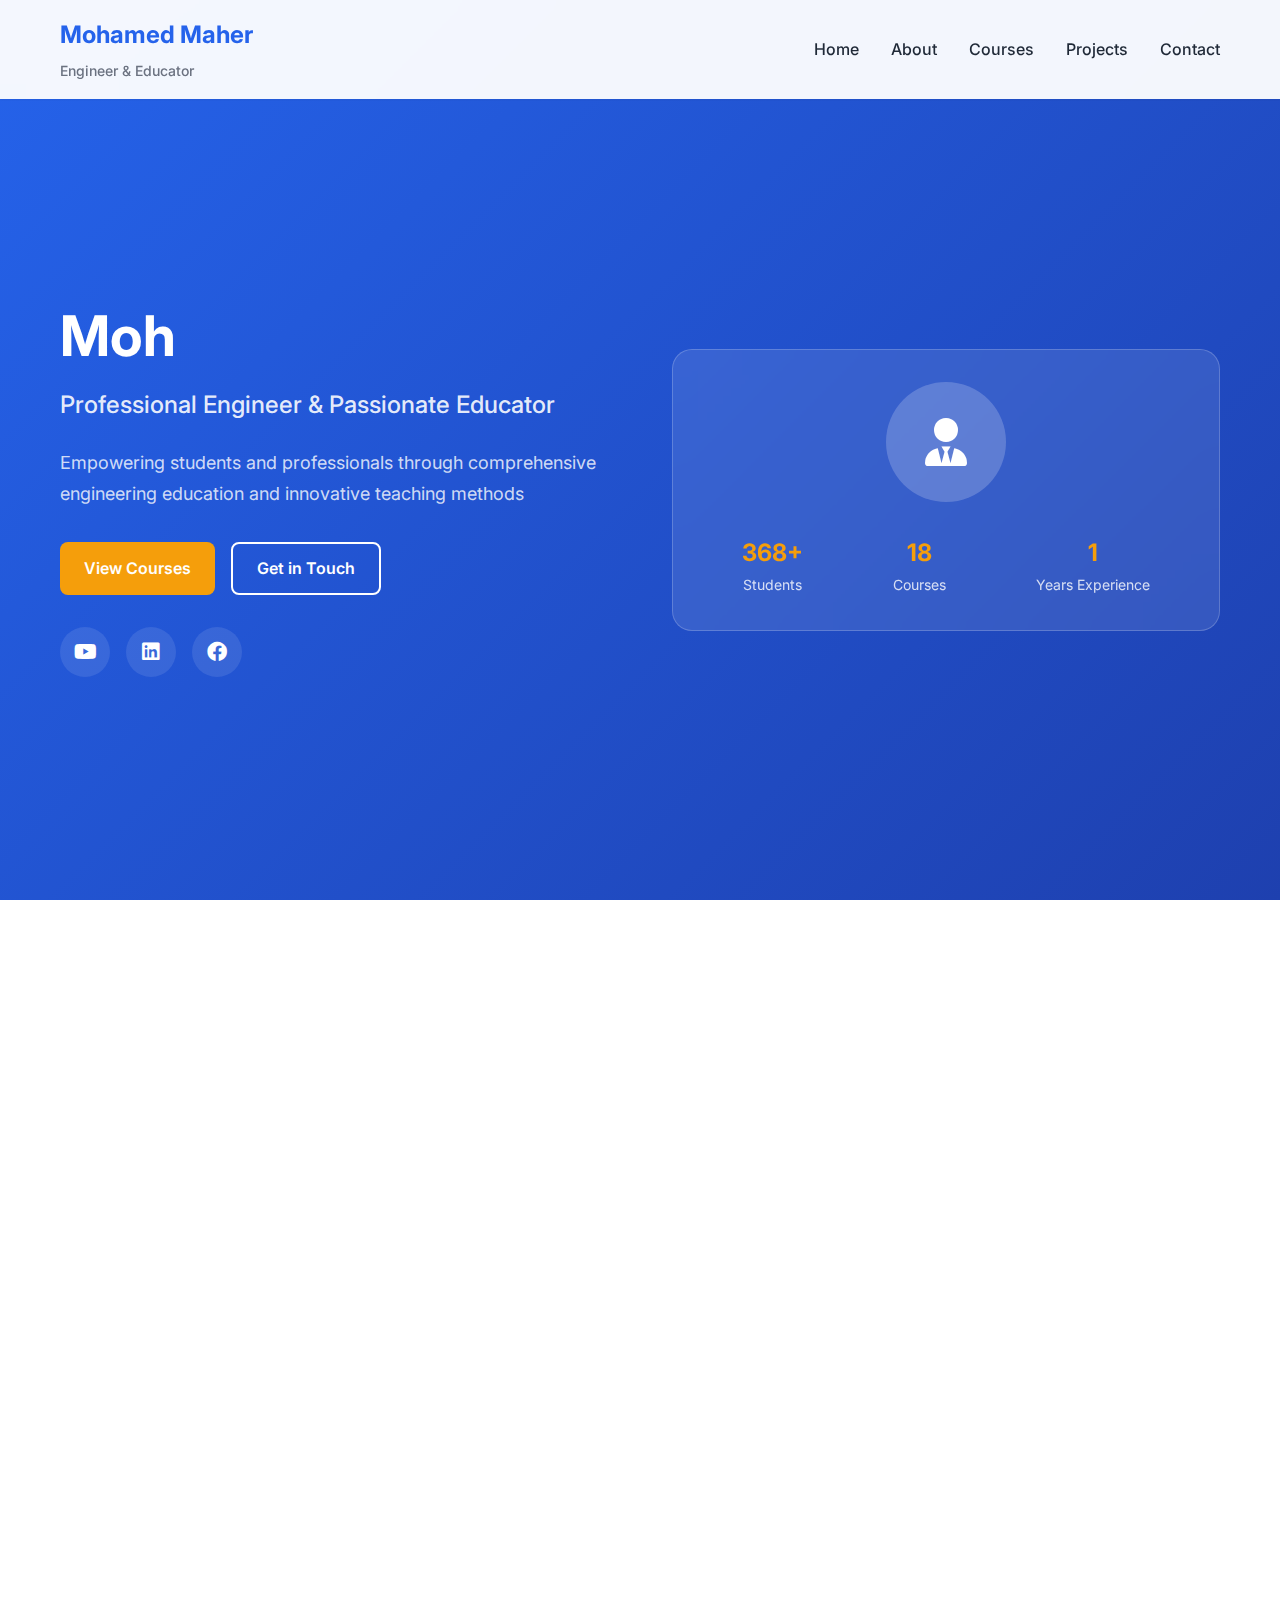
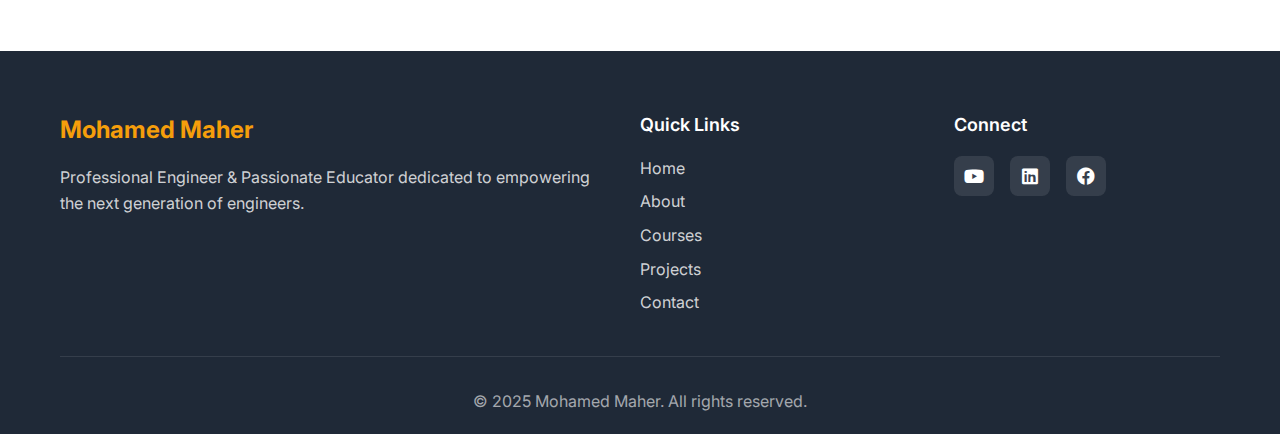
<file: index.html>
<!DOCTYPE html>
<html lang="en">
<head>
    <meta charset="UTF-8">
    <meta name="viewport" content="width=device-width, initial-scale=1.0">
    <title>Mohamed Maher - Engineer & Educator</title>
    <link href="https://cdnjs.cloudflare.com/ajax/libs/font-awesome/6.0.0/css/all.min.css" rel="stylesheet">
    <link href="https://fonts.googleapis.com/css2?family=Inter:wght@300;400;500;600;700&display=swap" rel="stylesheet">
    <link rel="stylesheet" href="styles.css">
</head>
<body>
    <!-- Navigation -->
    <nav class="navbar">
        <div class="nav-container">
            <div class="nav-logo">
                <h2>Mohamed Maher</h2>
                <span>Engineer & Educator</span>
            </div>
            <ul class="nav-menu">
                <li><a href="#home">Home</a></li>
                <li><a href="#about">About</a></li>
                <li><a href="#courses">Courses</a></li>
                <li><a href="#projects">Projects</a></li>
                <li><a href="#contact">Contact</a></li>
            </ul>
            <div class="hamburger">
                <span></span>
                <span></span>
                <span></span>
            </div>
        </div>
    </nav>

    <!-- Hero Section -->
    <section id="home" class="hero">
        <div class="hero-container">
            <div class="hero-content">
                <h1>Mohamed Maher</h1>
                <h2>Professional Engineer & Passionate Educator</h2>
                <p>Empowering students and professionals through comprehensive engineering education and innovative teaching methods</p>
                <div class="hero-buttons">
                    <a href="#courses" class="btn btn-primary">View Courses</a>
                    <a href="#contact" class="btn btn-secondary">Get in Touch</a>
                </div>
                <div class="social-links">
                    <a href="https://www.youtube.com/@MohamedMaher22" target="_blank" class="social-link">
                        <i class="fab fa-youtube"></i>
                    </a>
                    <a href="https://www.linkedin.com/in/mohamedmaher22/" target="_blank" class="social-link">
                        <i class="fab fa-linkedin"></i>
                    </a>
                    <a href="https://web.facebook.com/mhmd.mahr.145589" target="_blank" class="social-link">
                        <i class="fab fa-facebook"></i>
                    </a>
                </div>
            </div>
            <div class="hero-image">
                <div class="profile-card">
                    <div class="profile-image">
                        <i class="fas fa-user-tie"></i>
                    </div>
                    <div class="profile-stats">
                        <div class="stat">
                            <span class="stat-number">1000+</span>
                            <span class="stat-label">Students</span>
                        </div>
                        <div class="stat">
                            <span class="stat-number">50+</span>
                            <span class="stat-label">Courses</span>
                        </div>
                        <div class="stat">
                            <span class="stat-number">5+</span>
                            <span class="stat-label">Years Experience</span>
                        </div>
                    </div>
                </div>
            </div>
        </div>
    </section>

    <!-- About Section -->
    <section id="about" class="about">
        <div class="container">
            <div class="section-header">
                <h2>About Me</h2>
                <p>Professional Engineer and Dedicated Educator</p>
            </div>
            <div class="about-content">
                <div class="about-text">
                    <h3>Engineering Excellence & Educational Innovation</h3>
                    <p>As a professional engineer and passionate educator, I am dedicated to bridging the gap between theoretical knowledge and practical application. My mission is to empower students and professionals with the skills and knowledge needed to excel in their engineering careers.</p>
                    
                    <div class="expertise-areas">
                        <h4>Areas of Expertise</h4>
                        <ul>
                            <li><i class="fas fa-check"></i> Mechanical Engineering</li>
                            <li><i class="fas fa-check"></i> Mathematics & Engineering Fundamentals</li>
                            <li><i class="fas fa-check"></i> Educational Technology</li>
                            <li><i class="fas fa-check"></i> Professional Development</li>
                            <li><i class="fas fa-check"></i> Technical Training</li>
                        </ul>
                    </div>
                    
                    <div class="achievements">
                        <h4>Key Achievements</h4>
                        <ul>
                            <li><i class="fas fa-award"></i> Established comprehensive engineering education platform</li>
                            <li><i class="fas fa-award"></i> Developed innovative teaching methodologies</li>
                            <li><i class="fas fa-award"></i> Mentored hundreds of engineering students</li>
                            <li><i class="fas fa-award"></i> Created industry-relevant curriculum</li>
                        </ul>
                    </div>
                </div>
                <div class="about-image">
                    <div class="image-placeholder">
                        <i class="fas fa-graduation-cap"></i>
                    </div>
                </div>
            </div>
        </div>
    </section>

    <!-- Courses Section -->
    <section id="courses" class="courses">
        <div class="container">
            <div class="section-header">
                <h2>Featured Courses</h2>
                <p>Comprehensive engineering education for all levels</p>
            </div>
            <div class="courses-grid">
                <div class="course-card">
                    <div class="course-icon">
                        <i class="fas fa-calculator"></i>
                    </div>
                    <h3>Engineering Mathematics</h3>
                    <p>Master the fundamental mathematical concepts essential for engineering success</p>
                    <div class="course-features">
                        <span><i class="fas fa-clock"></i> 40+ Hours</span>
                        <span><i class="fas fa-users"></i> 500+ Students</span>
                    </div>
                    <a href="#" class="course-btn">Learn More</a>
                </div>
                
                <div class="course-card">
                    <div class="course-icon">
                        <i class="fas fa-cog"></i>
                    </div>
                    <h3>Mechanical Engineering Fundamentals</h3>
                    <p>Comprehensive introduction to mechanical engineering principles and applications</p>
                    <div class="course-features">
                        <span><i class="fas fa-clock"></i> 60+ Hours</span>
                        <span><i class="fas fa-users"></i> 300+ Students</span>
                    </div>
                    <a href="#" class="course-btn">Learn More</a>
                </div>
                
                <div class="course-card">
                    <div class="course-icon">
                        <i class="fas fa-drafting-compass"></i>
                    </div>
                    <h3>Engineering Design</h3>
                    <p>Learn modern engineering design principles and CAD applications</p>
                    <div class="course-features">
                        <span><i class="fas fa-clock"></i> 35+ Hours</span>
                        <span><i class="fas fa-users"></i> 250+ Students</span>
                    </div>
                    <a href="#" class="course-btn">Learn More</a>
                </div>
                
                <div class="course-card">
                    <div class="course-icon">
                        <i class="fas fa-chart-line"></i>
                    </div>
                    <h3>Professional Development</h3>
                    <p>Essential skills for career advancement in engineering fields</p>
                    <div class="course-features">
                        <span><i class="fas fa-clock"></i> 25+ Hours</span>
                        <span><i class="fas fa-users"></i> 400+ Students</span>
                    </div>
                    <a href="#" class="course-btn">Learn More</a>
                </div>
            </div>
        </div>
    </section>

    <!-- Projects Section -->
    <section id="projects" class="projects">
        <div class="container">
            <div class="section-header">
                <h2>Featured Projects</h2>
                <p>Innovative solutions and educational initiatives</p>
            </div>
            <div class="projects-grid">
                <div class="project-card">
                    <div class="project-image">
                        <i class="fas fa-graduation-cap"></i>
                    </div>
                    <div class="project-content">
                        <h3>Engineering Education Platform</h3>
                        <p>Comprehensive online learning platform for engineering students with interactive content and practical exercises.</p>
                        <div class="project-tags">
                            <span>Education</span>
                            <span>Technology</span>
                            <span>Engineering</span>
                        </div>
                    </div>
                </div>
                
                <div class="project-card">
                    <div class="project-image">
                        <i class="fas fa-book"></i>
                    </div>
                    <div class="project-content">
                        <h3>Digital Learning Resources</h3>
                        <p>Development of comprehensive digital resources and materials for engineering education.</p>
                        <div class="project-tags">
                            <span>Content Creation</span>
                            <span>Digital Media</span>
                            <span>Education</span>
                        </div>
                    </div>
                </div>
                
                <div class="project-card">
                    <div class="project-image">
                        <i class="fas fa-users"></i>
                    </div>
                    <div class="project-content">
                        <h3>Student Mentorship Program</h3>
                        <p>Structured mentorship program helping engineering students achieve their career goals.</p>
                        <div class="project-tags">
                            <span>Mentorship</span>
                            <span>Career Development</span>
                            <span>Student Support</span>
                        </div>
                    </div>
                </div>
            </div>
        </div>
    </section>

    <!-- Contact Section -->
    <section id="contact" class="contact">
        <div class="container">
            <div class="section-header">
                <h2>Get in Touch</h2>
                <p>Let's connect and discuss opportunities</p>
            </div>
            <div class="contact-content">
                <div class="contact-info">
                    <h3>Contact Information</h3>
                    <div class="contact-item">
                        <i class="fas fa-envelope"></i>
                        <div>
                            <h4>Email</h4>
                            <p>contact@mohamedmaher.com</p>
                        </div>
                    </div>
                    <div class="contact-item">
                        <i class="fas fa-phone"></i>
                        <div>
                            <h4>Phone</h4>
                            <p>+20 XXX XXX XXXX</p>
                        </div>
                    </div>
                    <div class="contact-item">
                        <i class="fas fa-map-marker-alt"></i>
                        <div>
                            <h4>Location</h4>
                            <p>Egypt</p>
                        </div>
                    </div>
                    
                    <div class="social-links-contact">
                        <h4>Follow Me</h4>
                        <div class="social-icons">
                            <a href="https://www.youtube.com/@MohamedMaher22" target="_blank">
                                <i class="fab fa-youtube"></i>
                            </a>
                            <a href="https://www.linkedin.com/in/mohamedmaher22/" target="_blank">
                                <i class="fab fa-linkedin"></i>
                            </a>
                            <a href="https://web.facebook.com/mhmd.mahr.145589" target="_blank">
                                <i class="fab fa-facebook"></i>
                            </a>
                        </div>
                    </div>
                </div>
                
                <div class="contact-form">
                    <h3>Send a Message</h3>
                    <form>
                        <div class="form-group">
                            <input type="text" placeholder="Your Name" required>
                        </div>
                        <div class="form-group">
                            <input type="email" placeholder="Your Email" required>
                        </div>
                        <div class="form-group">
                            <input type="text" placeholder="Subject" required>
                        </div>
                        <div class="form-group">
                            <textarea placeholder="Your Message" rows="5" required></textarea>
                        </div>
                        <button type="submit" class="btn btn-primary">Send Message</button>
                    </form>
                </div>
            </div>
        </div>
    </section>

    <!-- Footer -->
    <footer class="footer">
        <div class="container">
            <div class="footer-content">
                <div class="footer-section">
                    <h3>Mohamed Maher</h3>
                    <p>Professional Engineer & Passionate Educator dedicated to empowering the next generation of engineers.</p>
                </div>
                <div class="footer-section">
                    <h4>Quick Links</h4>
                    <ul>
                        <li><a href="#home">Home</a></li>
                        <li><a href="#about">About</a></li>
                        <li><a href="#courses">Courses</a></li>
                        <li><a href="#projects">Projects</a></li>
                        <li><a href="#contact">Contact</a></li>
                    </ul>
                </div>
                <div class="footer-section">
                    <h4>Connect</h4>
                    <div class="footer-social">
                        <a href="https://www.youtube.com/@MohamedMaher22" target="_blank">
                            <i class="fab fa-youtube"></i>
                        </a>
                        <a href="https://www.linkedin.com/in/mohamedmaher22/" target="_blank">
                            <i class="fab fa-linkedin"></i>
                        </a>
                        <a href="https://web.facebook.com/mhmd.mahr.145589" target="_blank">
                            <i class="fab fa-facebook"></i>
                        </a>
                    </div>
                </div>
            </div>
            <div class="footer-bottom">
                <p>&copy; 2025 Mohamed Maher. All rights reserved.</p>
            </div>
        </div>
    </footer>

    <script src="script.js"></script>
</body>
</html>
</file>
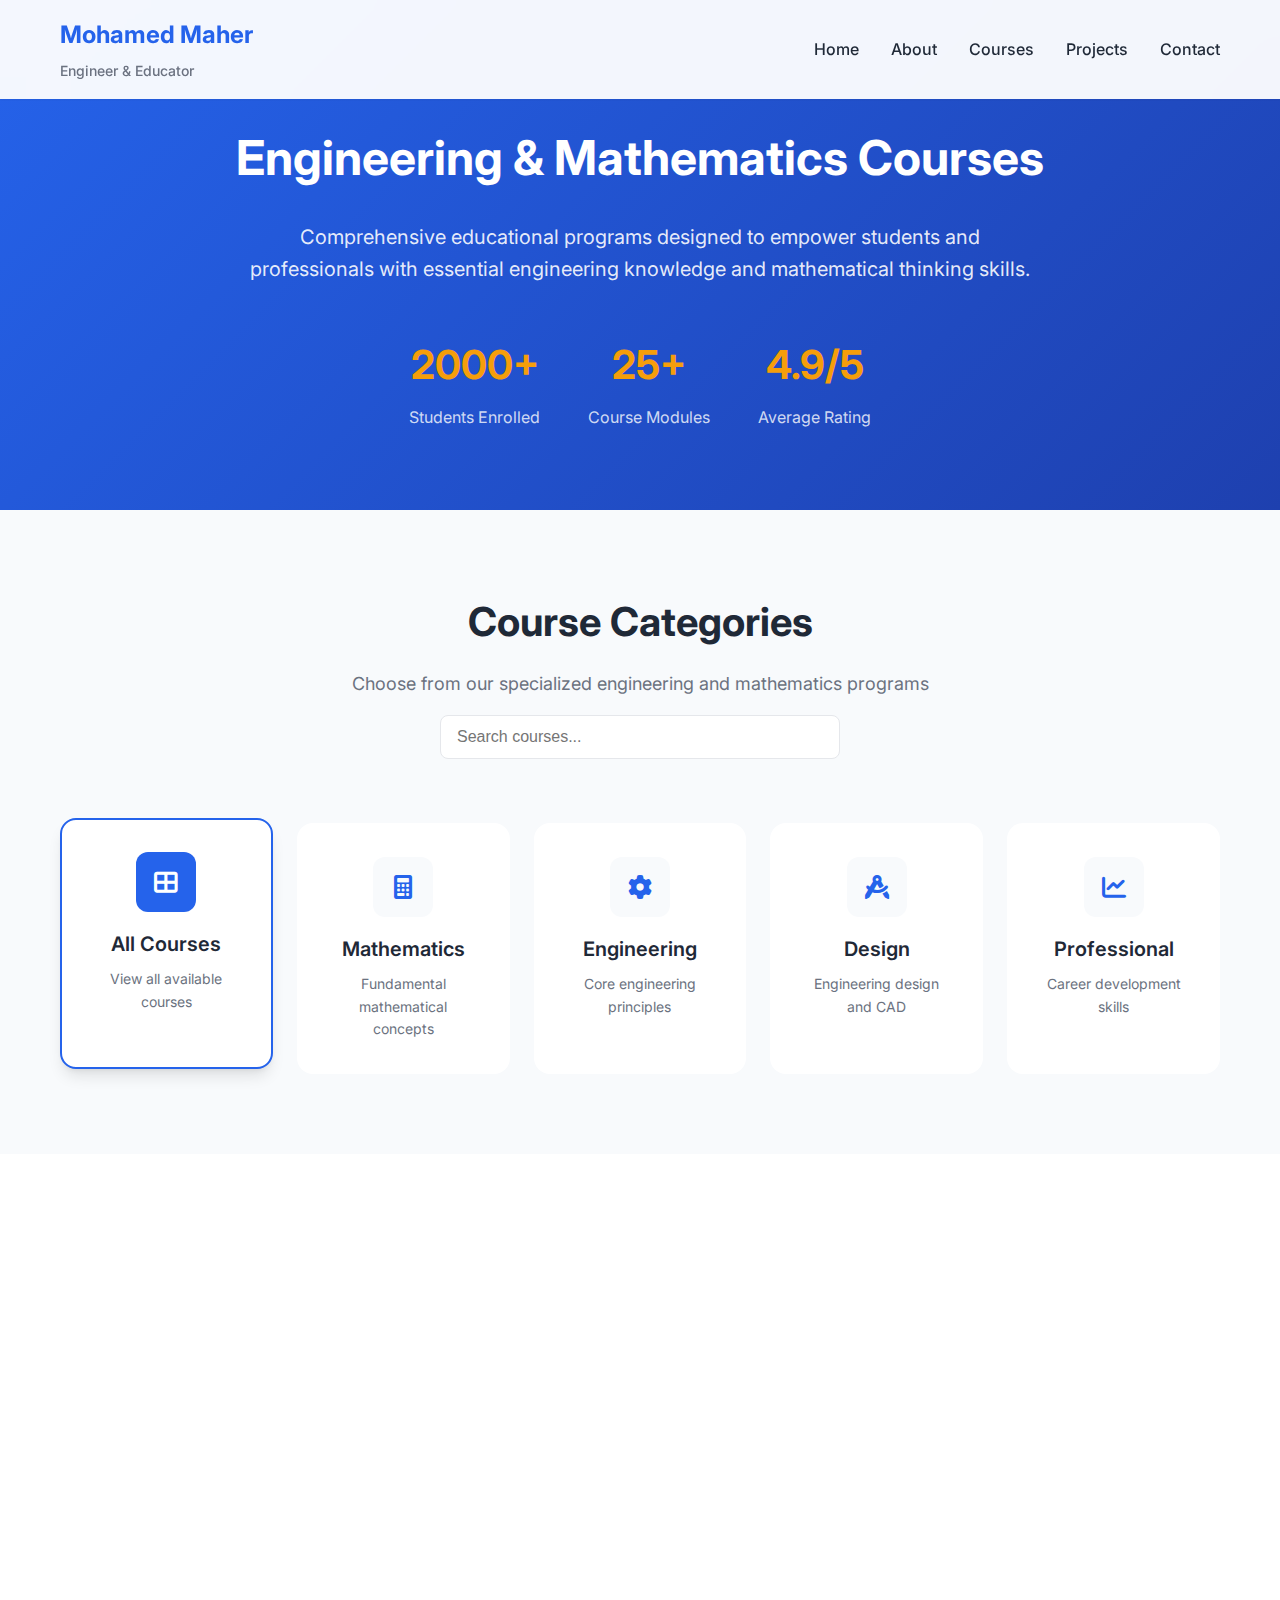
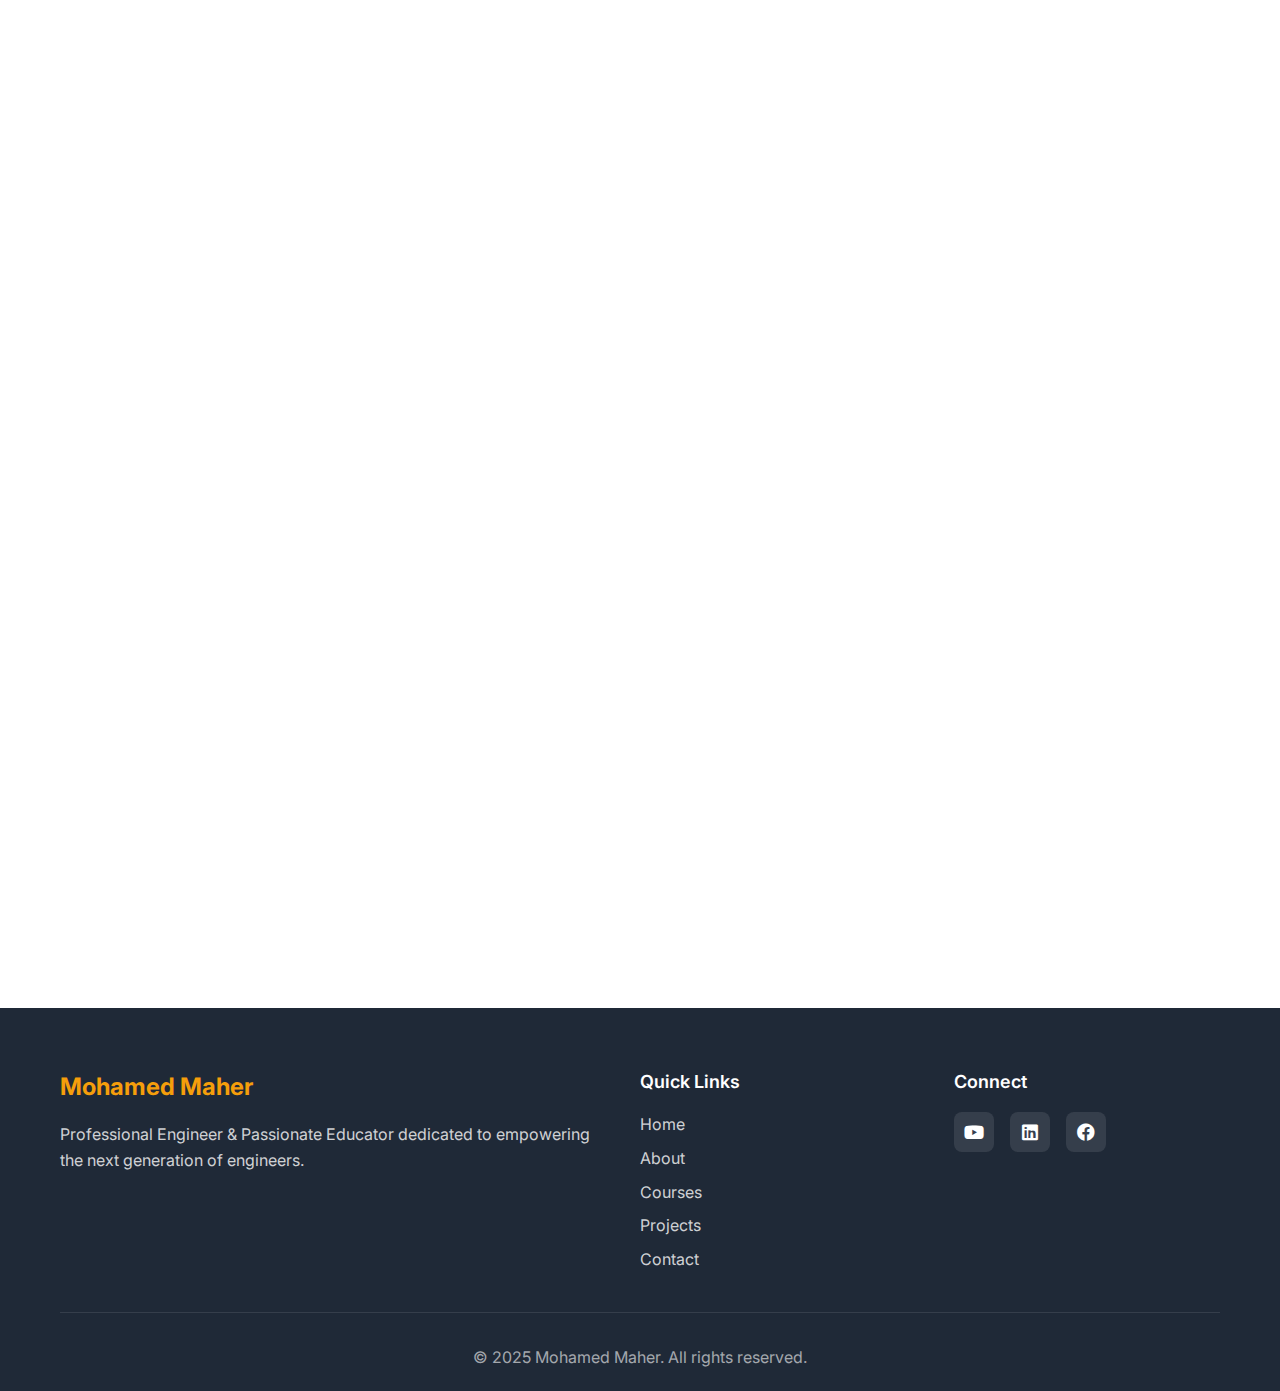
<file: courses.html>
<!DOCTYPE html>
<html lang="en">
<head>
    <meta charset="UTF-8">
    <meta name="viewport" content="width=device-width, initial-scale=1.0">
    <title>Courses - Mohamed Maher</title>
    <link href="https://cdnjs.cloudflare.com/ajax/libs/font-awesome/6.0.0/css/all.min.css" rel="stylesheet">
    <link href="https://fonts.googleapis.com/css2?family=Inter:wght@300;400;500;600;700&display=swap" rel="stylesheet">
    <link rel="stylesheet" href="styles.css">
</head>
<body>
    <!-- Navigation -->
    <nav class="navbar">
        <div class="nav-container">
            <div class="nav-logo">
                <h2>Mohamed Maher</h2>
                <span>Engineer & Educator</span>
            </div>
            <ul class="nav-menu">
                <li><a href="index.html">Home</a></li>
                <li><a href="index.html#about">About</a></li>
                <li><a href="courses.html">Courses</a></li>
                <li><a href="index.html#projects">Projects</a></li>
                <li><a href="index.html#contact">Contact</a></li>
            </ul>
            <div class="hamburger">
                <span></span>
                <span></span>
                <span></span>
            </div>
        </div>
    </nav>

    <!-- Hero Section -->
    <section class="courses-hero">
        <div class="container">
            <div class="courses-hero-content">
                <h1>Engineering & Mathematics Courses</h1>
                <p>Comprehensive educational programs designed to empower students and professionals with essential engineering knowledge and mathematical thinking skills.</p>
                <div class="hero-stats">
                    <div class="stat-item">
                        <span class="stat-number">2000+</span>
                        <span class="stat-label">Students Enrolled</span>
                    </div>
                    <div class="stat-item">
                        <span class="stat-number">25+</span>
                        <span class="stat-label">Course Modules</span>
                    </div>
                    <div class="stat-item">
                        <span class="stat-number">4.9/5</span>
                        <span class="stat-label">Average Rating</span>
                    </div>
                </div>
            </div>
        </div>
    </section>

    <!-- Course Categories -->
    <section class="course-categories">
        <div class="container">
            <div class="section-header">
                <h2>Course Categories</h2>
                <p>Choose from our specialized engineering and mathematics programs</p>
            </div>
            <div class="categories-grid">
                <div class="category-card active" data-category="all">
                    <div class="category-icon">
                        <i class="fas fa-th-large"></i>
                    </div>
                    <h3>All Courses</h3>
                    <p>View all available courses</p>
                </div>
                <div class="category-card" data-category="mathematics">
                    <div class="category-icon">
                        <i class="fas fa-calculator"></i>
                    </div>
                    <h3>Mathematics</h3>
                    <p>Fundamental mathematical concepts</p>
                </div>
                <div class="category-card" data-category="engineering">
                    <div class="category-icon">
                        <i class="fas fa-cog"></i>
                    </div>
                    <h3>Engineering</h3>
                    <p>Core engineering principles</p>
                </div>
                <div class="category-card" data-category="design">
                    <div class="category-icon">
                        <i class="fas fa-drafting-compass"></i>
                    </div>
                    <h3>Design</h3>
                    <p>Engineering design and CAD</p>
                </div>
                <div class="category-card" data-category="professional">
                    <div class="category-icon">
                        <i class="fas fa-chart-line"></i>
                    </div>
                    <h3>Professional</h3>
                    <p>Career development skills</p>
                </div>
            </div>
        </div>
    </section>

    <!-- Courses Grid -->
    <section class="courses-grid-section">
        <div class="container">
            <div class="courses-grid" id="courses-grid">
                <!-- Mathematics Courses -->
                <div class="course-card-detailed" data-category="mathematics">
                    <div class="course-thumbnail">
                        <div class="course-icon">
                            <i class="fas fa-square-root-alt"></i>
                        </div>
                        <div class="course-badge">Beginner</div>
                    </div>
                    <div class="course-content">
                        <h3>Pre-Algebra Fundamentals</h3>
                        <p>Master the essential mathematical foundations needed for engineering success. This comprehensive course covers basic arithmetic, algebraic expressions, and problem-solving techniques.</p>
                        <div class="course-details">
                            <div class="course-meta">
                                <span><i class="fas fa-clock"></i> 15 hours</span>
                                <span><i class="fas fa-video"></i> 25 videos</span>
                                <span><i class="fas fa-users"></i> 500+ students</span>
                            </div>
                            <div class="course-rating">
                                <div class="stars">
                                    <i class="fas fa-star"></i>
                                    <i class="fas fa-star"></i>
                                    <i class="fas fa-star"></i>
                                    <i class="fas fa-star"></i>
                                    <i class="fas fa-star"></i>
                                </div>
                                <span>4.9 (127 reviews)</span>
                            </div>
                        </div>
                        <div class="course-topics">
                            <span class="topic">Basic Operations</span>
                            <span class="topic">Fractions</span>
                            <span class="topic">Decimals</span>
                            <span class="topic">Percentages</span>
                        </div>
                        <div class="course-actions">
                            <a href="#" class="btn btn-primary">Enroll Now</a>
                            <a href="#" class="btn btn-secondary">Preview</a>
                        </div>
                    </div>
                </div>

                <div class="course-card-detailed" data-category="mathematics">
                    <div class="course-thumbnail">
                        <div class="course-icon">
                            <i class="fas fa-function"></i>
                        </div>
                        <div class="course-badge">Intermediate</div>
                    </div>
                    <div class="course-content">
                        <h3>Algebra I - Linear Equations</h3>
                        <p>Develop strong algebraic skills with comprehensive coverage of linear equations, graphing, and real-world applications essential for engineering students.</p>
                        <div class="course-details">
                            <div class="course-meta">
                                <span><i class="fas fa-clock"></i> 20 hours</span>
                                <span><i class="fas fa-video"></i> 35 videos</span>
                                <span><i class="fas fa-users"></i> 400+ students</span>
                            </div>
                            <div class="course-rating">
                                <div class="stars">
                                    <i class="fas fa-star"></i>
                                    <i class="fas fa-star"></i>
                                    <i class="fas fa-star"></i>
                                    <i class="fas fa-star"></i>
                                    <i class="fas fa-star"></i>
                                </div>
                                <span>4.8 (95 reviews)</span>
                            </div>
                        </div>
                        <div class="course-topics">
                            <span class="topic">Linear Equations</span>
                            <span class="topic">Graphing</span>
                            <span class="topic">Systems</span>
                            <span class="topic">Inequalities</span>
                        </div>
                        <div class="course-actions">
                            <a href="#" class="btn btn-primary">Enroll Now</a>
                            <a href="#" class="btn btn-secondary">Preview</a>
                        </div>
                    </div>
                </div>

                <div class="course-card-detailed" data-category="mathematics">
                    <div class="course-thumbnail">
                        <div class="course-icon">
                            <i class="fas fa-chart-line"></i>
                        </div>
                        <div class="course-badge">Advanced</div>
                    </div>
                    <div class="course-content">
                        <h3>Algebra II - Advanced Topics</h3>
                        <p>Advanced algebraic concepts including quadratic functions, polynomials, and complex numbers with applications in engineering problem-solving.</p>
                        <div class="course-details">
                            <div class="course-meta">
                                <span><i class="fas fa-clock"></i> 25 hours</span>
                                <span><i class="fas fa-video"></i> 40 videos</span>
                                <span><i class="fas fa-users"></i> 300+ students</span>
                            </div>
                            <div class="course-rating">
                                <div class="stars">
                                    <i class="fas fa-star"></i>
                                    <i class="fas fa-star"></i>
                                    <i class="fas fa-star"></i>
                                    <i class="fas fa-star"></i>
                                    <i class="fas fa-star"></i>
                                </div>
                                <span>4.9 (78 reviews)</span>
                            </div>
                        </div>
                        <div class="course-topics">
                            <span class="topic">Quadratics</span>
                            <span class="topic">Polynomials</span>
                            <span class="topic">Exponentials</span>
                            <span class="topic">Logarithms</span>
                        </div>
                        <div class="course-actions">
                            <a href="#" class="btn btn-primary">Enroll Now</a>
                            <a href="#" class="btn btn-secondary">Preview</a>
                        </div>
                    </div>
                </div>

                <!-- Engineering Courses -->
                <div class="course-card-detailed" data-category="engineering">
                    <div class="course-thumbnail">
                        <div class="course-icon">
                            <i class="fas fa-cog"></i>
                        </div>
                        <div class="course-badge">Beginner</div>
                    </div>
                    <div class="course-content">
                        <h3>Mechanical Engineering Fundamentals</h3>
                        <p>Introduction to mechanical engineering principles including statics, dynamics, and material properties with practical applications and real-world examples.</p>
                        <div class="course-details">
                            <div class="course-meta">
                                <span><i class="fas fa-clock"></i> 30 hours</span>
                                <span><i class="fas fa-video"></i> 45 videos</span>
                                <span><i class="fas fa-users"></i> 350+ students</span>
                            </div>
                            <div class="course-rating">
                                <div class="stars">
                                    <i class="fas fa-star"></i>
                                    <i class="fas fa-star"></i>
                                    <i class="fas fa-star"></i>
                                    <i class="fas fa-star"></i>
                                    <i class="fas fa-star"></i>
                                </div>
                                <span>4.8 (112 reviews)</span>
                            </div>
                        </div>
                        <div class="course-topics">
                            <span class="topic">Statics</span>
                            <span class="topic">Dynamics</span>
                            <span class="topic">Materials</span>
                            <span class="topic">Thermodynamics</span>
                        </div>
                        <div class="course-actions">
                            <a href="#" class="btn btn-primary">Enroll Now</a>
                            <a href="#" class="btn btn-secondary">Preview</a>
                        </div>
                    </div>
                </div>

                <div class="course-card-detailed" data-category="engineering">
                    <div class="course-thumbnail">
                        <div class="course-icon">
                            <i class="fas fa-bolt"></i>
                        </div>
                        <div class="course-badge">Intermediate</div>
                    </div>
                    <div class="course-content">
                        <h3>Engineering Physics</h3>
                        <p>Essential physics concepts for engineers including mechanics, electricity, magnetism, and wave phenomena with engineering applications.</p>
                        <div class="course-details">
                            <div class="course-meta">
                                <span><i class="fas fa-clock"></i> 35 hours</span>
                                <span><i class="fas fa-video"></i> 50 videos</span>
                                <span><i class="fas fa-users"></i> 280+ students</span>
                            </div>
                            <div class="course-rating">
                                <div class="stars">
                                    <i class="fas fa-star"></i>
                                    <i class="fas fa-star"></i>
                                    <i class="fas fa-star"></i>
                                    <i class="fas fa-star"></i>
                                    <i class="fas fa-star"></i>
                                </div>
                                <span>4.7 (89 reviews)</span>
                            </div>
                        </div>
                        <div class="course-topics">
                            <span class="topic">Mechanics</span>
                            <span class="topic">Electricity</span>
                            <span class="topic">Magnetism</span>
                            <span class="topic">Waves</span>
                        </div>
                        <div class="course-actions">
                            <a href="#" class="btn btn-primary">Enroll Now</a>
                            <a href="#" class="btn btn-secondary">Preview</a>
                        </div>
                    </div>
                </div>

                <!-- Design Courses -->
                <div class="course-card-detailed" data-category="design">
                    <div class="course-thumbnail">
                        <div class="course-icon">
                            <i class="fas fa-drafting-compass"></i>
                        </div>
                        <div class="course-badge">Beginner</div>
                    </div>
                    <div class="course-content">
                        <h3>Engineering Design Principles</h3>
                        <p>Learn modern engineering design methodologies, CAD fundamentals, and design thinking processes used in professional engineering practice.</p>
                        <div class="course-details">
                            <div class="course-meta">
                                <span><i class="fas fa-clock"></i> 28 hours</span>
                                <span><i class="fas fa-video"></i> 38 videos</span>
                                <span><i class="fas fa-users"></i> 220+ students</span>
                            </div>
                            <div class="course-rating">
                                <div class="stars">
                                    <i class="fas fa-star"></i>
                                    <i class="fas fa-star"></i>
                                    <i class="fas fa-star"></i>
                                    <i class="fas fa-star"></i>
                                    <i class="fas fa-star"></i>
                                </div>
                                <span>4.9 (67 reviews)</span>
                            </div>
                        </div>
                        <div class="course-topics">
                            <span class="topic">CAD Basics</span>
                            <span class="topic">Design Process</span>
                            <span class="topic">Sketching</span>
                            <span class="topic">3D Modeling</span>
                        </div>
                        <div class="course-actions">
                            <a href="#" class="btn btn-primary">Enroll Now</a>
                            <a href="#" class="btn btn-secondary">Preview</a>
                        </div>
                    </div>
                </div>

                <!-- Professional Development -->
                <div class="course-card-detailed" data-category="professional">
                    <div class="course-thumbnail">
                        <div class="course-icon">
                            <i class="fas fa-chart-line"></i>
                        </div>
                        <div class="course-badge">All Levels</div>
                    </div>
                    <div class="course-content">
                        <h3>Professional Development for Engineers</h3>
                        <p>Essential soft skills, project management, and career advancement strategies for engineering professionals in today's competitive market.</p>
                        <div class="course-details">
                            <div class="course-meta">
                                <span><i class="fas fa-clock"></i> 18 hours</span>
                                <span><i class="fas fa-video"></i> 28 videos</span>
                                <span><i class="fas fa-users"></i> 450+ students</span>
                            </div>
                            <div class="course-rating">
                                <div class="stars">
                                    <i class="fas fa-star"></i>
                                    <i class="fas fa-star"></i>
                                    <i class="fas fa-star"></i>
                                    <i class="fas fa-star"></i>
                                    <i class="fas fa-star"></i>
                                </div>
                                <span>4.8 (134 reviews)</span>
                            </div>
                        </div>
                        <div class="course-topics">
                            <span class="topic">Communication</span>
                            <span class="topic">Leadership</span>
                            <span class="topic">Project Management</span>
                            <span class="topic">Career Planning</span>
                        </div>
                        <div class="course-actions">
                            <a href="#" class="btn btn-primary">Enroll Now</a>
                            <a href="#" class="btn btn-secondary">Preview</a>
                        </div>
                    </div>
                </div>
            </div>
        </div>
    </section>

    <!-- Learning Path -->
    <section class="learning-path">
        <div class="container">
            <div class="section-header">
                <h2>Recommended Learning Path</h2>
                <p>Follow our structured approach to master engineering fundamentals</p>
            </div>
            <div class="path-timeline">
                <div class="path-step">
                    <div class="step-number">1</div>
                    <div class="step-content">
                        <h3>Mathematics Foundation</h3>
                        <p>Start with Pre-Algebra and Algebra I to build strong mathematical foundations</p>
                        <div class="step-duration">Duration: 6-8 weeks</div>
                    </div>
                </div>
                <div class="path-step">
                    <div class="step-number">2</div>
                    <div class="step-content">
                        <h3>Advanced Mathematics</h3>
                        <p>Progress to Algebra II and advanced mathematical concepts</p>
                        <div class="step-duration">Duration: 8-10 weeks</div>
                    </div>
                </div>
                <div class="path-step">
                    <div class="step-number">3</div>
                    <div class="step-content">
                        <h3>Engineering Fundamentals</h3>
                        <p>Apply mathematical knowledge to engineering physics and mechanics</p>
                        <div class="step-duration">Duration: 10-12 weeks</div>
                    </div>
                </div>
                <div class="path-step">
                    <div class="step-number">4</div>
                    <div class="step-content">
                        <h3>Design & Professional Skills</h3>
                        <p>Learn design principles and develop professional engineering skills</p>
                        <div class="step-duration">Duration: 6-8 weeks</div>
                    </div>
                </div>
            </div>
        </div>
    </section>

    <!-- YouTube Integration -->
    <section class="youtube-section">
        <div class="container">
            <div class="section-header">
                <h2>Learn on YouTube</h2>
                <p>Access free educational content and course previews on my YouTube channel</p>
            </div>
            <div class="youtube-content">
                <div class="youtube-info">
                    <div class="youtube-stats">
                        <div class="stat">
                            <i class="fab fa-youtube"></i>
                            <div>
                                <span class="stat-number">5000+</span>
                                <span class="stat-label">Subscribers</span>
                            </div>
                        </div>
                        <div class="stat">
                            <i class="fas fa-play"></i>
                            <div>
                                <span class="stat-number">100+</span>
                                <span class="stat-label">Videos</span>
                            </div>
                        </div>
                        <div class="stat">
                            <i class="fas fa-eye"></i>
                            <div>
                                <span class="stat-number">500K+</span>
                                <span class="stat-label">Views</span>
                            </div>
                        </div>
                    </div>
                    <div class="youtube-cta">
                        <h3>Subscribe for Free Content</h3>
                        <p>Get access to free tutorials, course previews, and educational content updated regularly.</p>
                        <a href="https://www.youtube.com/@MohamedMaher22" target="_blank" class="btn btn-primary">
                            <i class="fab fa-youtube"></i>
                            Subscribe Now
                        </a>
                    </div>
                </div>
                <div class="youtube-preview">
                    <div class="video-placeholder">
                        <i class="fab fa-youtube"></i>
                        <p>Latest Video Preview</p>
                    </div>
                </div>
            </div>
        </div>
    </section>

    <!-- Footer -->
    <footer class="footer">
        <div class="container">
            <div class="footer-content">
                <div class="footer-section">
                    <h3>Mohamed Maher</h3>
                    <p>Professional Engineer & Passionate Educator dedicated to empowering the next generation of engineers.</p>
                </div>
                <div class="footer-section">
                    <h4>Quick Links</h4>
                    <ul>
                        <li><a href="index.html">Home</a></li>
                        <li><a href="index.html#about">About</a></li>
                        <li><a href="courses.html">Courses</a></li>
                        <li><a href="index.html#projects">Projects</a></li>
                        <li><a href="index.html#contact">Contact</a></li>
                    </ul>
                </div>
                <div class="footer-section">
                    <h4>Connect</h4>
                    <div class="footer-social">
                        <a href="https://www.youtube.com/@MohamedMaher22" target="_blank">
                            <i class="fab fa-youtube"></i>
                        </a>
                        <a href="https://www.linkedin.com/in/mohamedmaher22/" target="_blank">
                            <i class="fab fa-linkedin"></i>
                        </a>
                        <a href="https://web.facebook.com/mhmd.mahr.145589" target="_blank">
                            <i class="fab fa-facebook"></i>
                        </a>
                    </div>
                </div>
            </div>
            <div class="footer-bottom">
                <p>&copy; 2025 Mohamed Maher. All rights reserved.</p>
            </div>
        </div>
    </footer>

    <script src="script.js"></script>
    <script src="courses.js"></script>
</body>
</html>
</file>
<file: styles.css>
/* CSS Reset and Base Styles */
* {
    margin: 0;
    padding: 0;
    box-sizing: border-box;
}

:root {
    --primary-color: #2563eb;
    --secondary-color: #1e40af;
    --accent-color: #f59e0b;
    --text-primary: #1f2937;
    --text-secondary: #6b7280;
    --text-light: #9ca3af;
    --bg-primary: #ffffff;
    --bg-secondary: #f8fafc;
    --bg-dark: #1f2937;
    --border-color: #e5e7eb;
    --shadow-sm: 0 1px 2px 0 rgb(0 0 0 / 0.05);
    --shadow-md: 0 4px 6px -1px rgb(0 0 0 / 0.1), 0 2px 4px -2px rgb(0 0 0 / 0.1);
    --shadow-lg: 0 10px 15px -3px rgb(0 0 0 / 0.1), 0 4px 6px -4px rgb(0 0 0 / 0.1);
    --shadow-xl: 0 20px 25px -5px rgb(0 0 0 / 0.1), 0 8px 10px -6px rgb(0 0 0 / 0.1);
}

body {
    font-family: 'Inter', -apple-system, BlinkMacSystemFont, 'Segoe UI', Roboto, sans-serif;
    line-height: 1.6;
    color: var(--text-primary);
    background-color: var(--bg-primary);
}

.container {
    max-width: 1200px;
    margin: 0 auto;
    padding: 0 20px;
}

/* Navigation */
.navbar {
    position: fixed;
    top: 0;
    left: 0;
    right: 0;
    background: rgba(255, 255, 255, 0.95);
    backdrop-filter: blur(10px);
    z-index: 1000;
    padding: 1rem 0;
    box-shadow: var(--shadow-sm);
    transition: all 0.3s ease;
}

.nav-container {
    max-width: 1200px;
    margin: 0 auto;
    padding: 0 20px;
    display: flex;
    justify-content: space-between;
    align-items: center;
}

.nav-logo h2 {
    font-size: 1.5rem;
    font-weight: 700;
    color: var(--primary-color);
    margin-bottom: 0.2rem;
}

.nav-logo span {
    font-size: 0.875rem;
    color: var(--text-secondary);
    font-weight: 500;
}

.nav-menu {
    display: flex;
    list-style: none;
    gap: 2rem;
}

.nav-menu a {
    text-decoration: none;
    color: var(--text-primary);
    font-weight: 500;
    transition: color 0.3s ease;
}

.nav-menu a:hover {
    color: var(--primary-color);
}

.hamburger {
    display: none;
    flex-direction: column;
    cursor: pointer;
}

.hamburger span {
    width: 25px;
    height: 3px;
    background: var(--text-primary);
    margin: 3px 0;
    transition: 0.3s;
}

/* Hero Section */
.hero {
    min-height: 100vh;
    display: flex;
    align-items: center;
    background: linear-gradient(135deg, var(--primary-color) 0%, var(--secondary-color) 100%);
    color: white;
    padding-top: 80px;
}

.hero-container {
    max-width: 1200px;
    margin: 0 auto;
    padding: 0 20px;
    display: grid;
    grid-template-columns: 1fr 1fr;
    gap: 4rem;
    align-items: center;
}

.hero-content h1 {
    font-size: 3.5rem;
    font-weight: 700;
    margin-bottom: 1rem;
    line-height: 1.2;
}

.hero-content h2 {
    font-size: 1.5rem;
    font-weight: 500;
    margin-bottom: 1.5rem;
    color: rgba(255, 255, 255, 0.9);
}

.hero-content p {
    font-size: 1.125rem;
    margin-bottom: 2rem;
    color: rgba(255, 255, 255, 0.8);
    line-height: 1.7;
}

.hero-buttons {
    display: flex;
    gap: 1rem;
    margin-bottom: 2rem;
}

.btn {
    padding: 12px 24px;
    border-radius: 8px;
    font-weight: 600;
    text-decoration: none;
    display: inline-flex;
    align-items: center;
    gap: 0.5rem;
    transition: all 0.3s ease;
    border: none;
    cursor: pointer;
    font-size: 1rem;
}

.btn-primary {
    background: var(--accent-color);
    color: white;
}

.btn-primary:hover {
    background: #d97706;
    transform: translateY(-2px);
    box-shadow: var(--shadow-lg);
}

.btn-secondary {
    background: transparent;
    color: white;
    border: 2px solid white;
}

.btn-secondary:hover {
    background: white;
    color: var(--primary-color);
    transform: translateY(-2px);
}

.social-links {
    display: flex;
    gap: 1rem;
}

.social-link {
    width: 50px;
    height: 50px;
    border-radius: 50%;
    background: rgba(255, 255, 255, 0.1);
    display: flex;
    align-items: center;
    justify-content: center;
    color: white;
    text-decoration: none;
    font-size: 1.25rem;
    transition: all 0.3s ease;
}

.social-link:hover {
    background: rgba(255, 255, 255, 0.2);
    transform: translateY(-2px);
}

.profile-card {
    background: rgba(255, 255, 255, 0.1);
    backdrop-filter: blur(10px);
    border-radius: 20px;
    padding: 2rem;
    text-align: center;
    border: 1px solid rgba(255, 255, 255, 0.2);
}

.profile-image {
    width: 120px;
    height: 120px;
    border-radius: 50%;
    background: rgba(255, 255, 255, 0.2);
    display: flex;
    align-items: center;
    justify-content: center;
    margin: 0 auto 2rem;
    font-size: 3rem;
    color: white;
}

.profile-stats {
    display: flex;
    justify-content: space-around;
    gap: 1rem;
}

.stat {
    text-align: center;
}

.stat-number {
    display: block;
    font-size: 1.5rem;
    font-weight: 700;
    color: var(--accent-color);
}

.stat-label {
    font-size: 0.875rem;
    color: rgba(255, 255, 255, 0.8);
}

/* Section Styles */
.section-header {
    text-align: center;
    margin-bottom: 4rem;
}

.section-header h2 {
    font-size: 2.5rem;
    font-weight: 700;
    color: var(--text-primary);
    margin-bottom: 1rem;
}

.section-header p {
    font-size: 1.125rem;
    color: var(--text-secondary);
    max-width: 600px;
    margin: 0 auto;
}

/* About Section */
.about {
    padding: 80px 0;
    background: var(--bg-secondary);
}

.about-content {
    display: grid;
    grid-template-columns: 2fr 1fr;
    gap: 4rem;
    align-items: center;
}

.about-text h3 {
    font-size: 2rem;
    font-weight: 700;
    color: var(--text-primary);
    margin-bottom: 1.5rem;
}

.about-text p {
    font-size: 1.125rem;
    color: var(--text-secondary);
    margin-bottom: 2rem;
    line-height: 1.7;
}

.expertise-areas, .achievements {
    margin-bottom: 2rem;
}

.expertise-areas h4, .achievements h4 {
    font-size: 1.25rem;
    font-weight: 600;
    color: var(--text-primary);
    margin-bottom: 1rem;
}

.expertise-areas ul, .achievements ul {
    list-style: none;
}

.expertise-areas li, .achievements li {
    padding: 0.5rem 0;
    display: flex;
    align-items: center;
    gap: 0.75rem;
    color: var(--text-secondary);
}

.expertise-areas i, .achievements i {
    color: var(--primary-color);
    font-size: 1rem;
}

.about-image {
    display: flex;
    justify-content: center;
    align-items: center;
}

.image-placeholder {
    width: 300px;
    height: 300px;
    border-radius: 20px;
    background: linear-gradient(135deg, var(--primary-color) 0%, var(--secondary-color) 100%);
    display: flex;
    align-items: center;
    justify-content: center;
    color: white;
    font-size: 4rem;
    box-shadow: var(--shadow-xl);
}

/* Courses Section */
.courses {
    padding: 80px 0;
    background: var(--bg-primary);
}

.courses-grid {
    display: grid;
    grid-template-columns: repeat(auto-fit, minmax(300px, 1fr));
    gap: 2rem;
}

.course-card {
    background: white;
    border-radius: 16px;
    padding: 2rem;
    box-shadow: var(--shadow-md);
    transition: all 0.3s ease;
    border: 1px solid var(--border-color);
}

.course-card:hover {
    transform: translateY(-5px);
    box-shadow: var(--shadow-xl);
}

.course-icon {
    width: 80px;
    height: 80px;
    border-radius: 16px;
    background: linear-gradient(135deg, var(--primary-color) 0%, var(--secondary-color) 100%);
    display: flex;
    align-items: center;
    justify-content: center;
    color: white;
    font-size: 2rem;
    margin-bottom: 1.5rem;
}

.course-card h3 {
    font-size: 1.5rem;
    font-weight: 700;
    color: var(--text-primary);
    margin-bottom: 1rem;
}

.course-card p {
    color: var(--text-secondary);
    margin-bottom: 1.5rem;
    line-height: 1.6;
}

.course-features {
    display: flex;
    gap: 1rem;
    margin-bottom: 1.5rem;
}

.course-features span {
    display: flex;
    align-items: center;
    gap: 0.5rem;
    font-size: 0.875rem;
    color: var(--text-light);
}

.course-features i {
    color: var(--primary-color);
}

.course-btn {
    display: inline-flex;
    align-items: center;
    gap: 0.5rem;
    padding: 12px 24px;
    background: var(--primary-color);
    color: white;
    text-decoration: none;
    border-radius: 8px;
    font-weight: 600;
    transition: all 0.3s ease;
}

.course-btn:hover {
    background: var(--secondary-color);
    transform: translateY(-2px);
}

/* Projects Section */
.projects {
    padding: 80px 0;
    background: var(--bg-secondary);
}

.projects-grid {
    display: grid;
    grid-template-columns: repeat(auto-fit, minmax(350px, 1fr));
    gap: 2rem;
}

.project-card {
    background: white;
    border-radius: 16px;
    overflow: hidden;
    box-shadow: var(--shadow-md);
    transition: all 0.3s ease;
}

.project-card:hover {
    transform: translateY(-5px);
    box-shadow: var(--shadow-xl);
}

.project-image {
    height: 200px;
    background: linear-gradient(135deg, var(--primary-color) 0%, var(--secondary-color) 100%);
    display: flex;
    align-items: center;
    justify-content: center;
    color: white;
    font-size: 3rem;
}

.project-content {
    padding: 2rem;
}

.project-content h3 {
    font-size: 1.5rem;
    font-weight: 700;
    color: var(--text-primary);
    margin-bottom: 1rem;
}

.project-content p {
    color: var(--text-secondary);
    margin-bottom: 1.5rem;
    line-height: 1.6;
}

.project-tags {
    display: flex;
    flex-wrap: wrap;
    gap: 0.5rem;
}

.project-tags span {
    padding: 0.25rem 0.75rem;
    background: var(--bg-secondary);
    color: var(--text-secondary);
    border-radius: 20px;
    font-size: 0.875rem;
    font-weight: 500;
}

/* Contact Section */
.contact {
    padding: 80px 0;
    background: var(--bg-primary);
}

.contact-content {
    display: grid;
    grid-template-columns: 1fr 1fr;
    gap: 4rem;
}

.contact-info h3, .contact-form h3 {
    font-size: 1.5rem;
    font-weight: 700;
    color: var(--text-primary);
    margin-bottom: 2rem;
}

.contact-item {
    display: flex;
    align-items: flex-start;
    gap: 1rem;
    margin-bottom: 2rem;
}

.contact-item i {
    width: 50px;
    height: 50px;
    border-radius: 12px;
    background: var(--bg-secondary);
    display: flex;
    align-items: center;
    justify-content: center;
    color: var(--primary-color);
    font-size: 1.25rem;
    flex-shrink: 0;
}

.contact-item h4 {
    font-size: 1.125rem;
    font-weight: 600;
    color: var(--text-primary);
    margin-bottom: 0.25rem;
}

.contact-item p {
    color: var(--text-secondary);
}

.social-links-contact {
    margin-top: 2rem;
}

.social-links-contact h4 {
    font-size: 1.125rem;
    font-weight: 600;
    color: var(--text-primary);
    margin-bottom: 1rem;
}

.social-icons {
    display: flex;
    gap: 1rem;
}

.social-icons a {
    width: 50px;
    height: 50px;
    border-radius: 12px;
    background: var(--bg-secondary);
    display: flex;
    align-items: center;
    justify-content: center;
    color: var(--primary-color);
    text-decoration: none;
    font-size: 1.25rem;
    transition: all 0.3s ease;
}

.social-icons a:hover {
    background: var(--primary-color);
    color: white;
    transform: translateY(-2px);
}

.contact-form {
    background: var(--bg-secondary);
    padding: 2rem;
    border-radius: 16px;
}

.form-group {
    margin-bottom: 1.5rem;
}

.form-group input,
.form-group textarea {
    width: 100%;
    padding: 12px 16px;
    border: 1px solid var(--border-color);
    border-radius: 8px;
    font-size: 1rem;
    transition: border-color 0.3s ease;
    background: white;
}

.form-group input:focus,
.form-group textarea:focus {
    outline: none;
    border-color: var(--primary-color);
}

.form-group textarea {
    resize: vertical;
    min-height: 120px;
}

/* Footer */
.footer {
    background: var(--bg-dark);
    color: white;
    padding: 60px 0 20px;
}

.footer-content {
    display: grid;
    grid-template-columns: 2fr 1fr 1fr;
    gap: 3rem;
    margin-bottom: 2rem;
}

.footer-section h3 {
    font-size: 1.5rem;
    font-weight: 700;
    margin-bottom: 1rem;
    color: var(--accent-color);
}

.footer-section h4 {
    font-size: 1.125rem;
    font-weight: 600;
    margin-bottom: 1rem;
}

.footer-section p {
    color: rgba(255, 255, 255, 0.8);
    line-height: 1.6;
}

.footer-section ul {
    list-style: none;
}

.footer-section ul li {
    margin-bottom: 0.5rem;
}

.footer-section ul li a {
    color: rgba(255, 255, 255, 0.8);
    text-decoration: none;
    transition: color 0.3s ease;
}

.footer-section ul li a:hover {
    color: var(--accent-color);
}

.footer-social {
    display: flex;
    gap: 1rem;
}

.footer-social a {
    width: 40px;
    height: 40px;
    border-radius: 8px;
    background: rgba(255, 255, 255, 0.1);
    display: flex;
    align-items: center;
    justify-content: center;
    color: white;
    text-decoration: none;
    font-size: 1.125rem;
    transition: all 0.3s ease;
}

.footer-social a:hover {
    background: var(--accent-color);
    transform: translateY(-2px);
}

.footer-bottom {
    border-top: 1px solid rgba(255, 255, 255, 0.1);
    padding-top: 2rem;
    text-align: center;
    color: rgba(255, 255, 255, 0.6);
}

/* Responsive Design */
@media (max-width: 768px) {
    .nav-menu {
        display: none;
    }
    
    .hamburger {
        display: flex;
    }
    
    .hero-container {
        grid-template-columns: 1fr;
        text-align: center;
        gap: 2rem;
    }
    
    .hero-content h1 {
        font-size: 2.5rem;
    }
    
    .hero-buttons {
        flex-direction: column;
        align-items: center;
    }
    
    .about-content {
        grid-template-columns: 1fr;
        gap: 2rem;
    }
    
    .contact-content {
        grid-template-columns: 1fr;
        gap: 2rem;
    }
    
    .footer-content {
        grid-template-columns: 1fr;
        gap: 2rem;
        text-align: center;
    }
    
    .courses-grid {
        grid-template-columns: 1fr;
    }
    
    .projects-grid {
        grid-template-columns: 1fr;
    }
    
    .profile-stats {
        flex-direction: column;
        gap: 1rem;
    }
}

@media (max-width: 480px) {
    .container {
        padding: 0 15px;
    }
    
    .hero-content h1 {
        font-size: 2rem;
    }
    
    .section-header h2 {
        font-size: 2rem;
    }
    
    .hero-buttons {
        flex-direction: column;
        width: 100%;
    }
    
    .btn {
        width: 100%;
        justify-content: center;
    }
}

/* Smooth scrolling */
html {
    scroll-behavior: smooth;
}

/* Loading animations */
@keyframes fadeInUp {
    from {
        opacity: 0;
        transform: translateY(30px);
    }
    to {
        opacity: 1;
        transform: translateY(0);
    }
}

.fade-in-up {
    animation: fadeInUp 0.8s ease-out;
}

/* Courses Page Styles */
.courses-hero {
    padding: 120px 0 80px;
    background: linear-gradient(135deg, var(--primary-color) 0%, var(--secondary-color) 100%);
    color: white;
    text-align: center;
}

.courses-hero-content h1 {
    font-size: 3rem;
    font-weight: 700;
    margin-bottom: 1.5rem;
}

.courses-hero-content p {
    font-size: 1.25rem;
    margin-bottom: 3rem;
    max-width: 800px;
    margin-left: auto;
    margin-right: auto;
    color: rgba(255, 255, 255, 0.9);
}

.hero-stats {
    display: flex;
    justify-content: center;
    gap: 3rem;
    flex-wrap: wrap;
}

.stat-item {
    text-align: center;
}

.stat-item .stat-number {
    display: block;
    font-size: 2.5rem;
    font-weight: 700;
    color: var(--accent-color);
    margin-bottom: 0.5rem;
}

.stat-item .stat-label {
    font-size: 1rem;
    color: rgba(255, 255, 255, 0.8);
}

.course-categories {
    padding: 80px 0;
    background: var(--bg-secondary);
}

.categories-grid {
    display: grid;
    grid-template-columns: repeat(auto-fit, minmax(200px, 1fr));
    gap: 1.5rem;
    margin-top: 2rem;
}

.category-card {
    background: white;
    padding: 2rem;
    border-radius: 16px;
    text-align: center;
    cursor: pointer;
    transition: all 0.3s ease;
    border: 2px solid transparent;
}

.category-card:hover,
.category-card.active {
    border-color: var(--primary-color);
    transform: translateY(-5px);
    box-shadow: var(--shadow-lg);
}

.category-icon {
    width: 60px;
    height: 60px;
    border-radius: 12px;
    background: var(--bg-secondary);
    display: flex;
    align-items: center;
    justify-content: center;
    margin: 0 auto 1rem;
    font-size: 1.5rem;
    color: var(--primary-color);
}

.category-card.active .category-icon {
    background: var(--primary-color);
    color: white;
}

.category-card h3 {
    font-size: 1.25rem;
    font-weight: 600;
    margin-bottom: 0.5rem;
    color: var(--text-primary);
}

.category-card p {
    color: var(--text-secondary);
    font-size: 0.875rem;
}

.courses-grid-section {
    padding: 80px 0;
    background: var(--bg-primary);
}

.courses-grid {
    display: grid;
    grid-template-columns: repeat(auto-fit, minmax(400px, 1fr));
    gap: 2rem;
}

.course-card-detailed {
    background: white;
    border-radius: 16px;
    overflow: hidden;
    box-shadow: var(--shadow-md);
    transition: all 0.3s ease;
    border: 1px solid var(--border-color);
}

.course-card-detailed:hover {
    transform: translateY(-5px);
    box-shadow: var(--shadow-xl);
}

.course-thumbnail {
    position: relative;
    height: 200px;
    background: linear-gradient(135deg, var(--primary-color) 0%, var(--secondary-color) 100%);
    display: flex;
    align-items: center;
    justify-content: center;
}

.course-thumbnail .course-icon {
    font-size: 3rem;
    color: white;
    margin-bottom: 0;
}

.course-badge {
    position: absolute;
    top: 1rem;
    right: 1rem;
    background: var(--accent-color);
    color: white;
    padding: 0.25rem 0.75rem;
    border-radius: 20px;
    font-size: 0.75rem;
    font-weight: 600;
}

.course-content {
    padding: 2rem;
}

.course-content h3 {
    font-size: 1.5rem;
    font-weight: 700;
    margin-bottom: 1rem;
    color: var(--text-primary);
}

.course-content p {
    color: var(--text-secondary);
    margin-bottom: 1.5rem;
    line-height: 1.6;
}

.course-details {
    display: flex;
    justify-content: space-between;
    align-items: center;
    margin-bottom: 1.5rem;
    flex-wrap: wrap;
    gap: 1rem;
}

.course-meta {
    display: flex;
    gap: 1rem;
    flex-wrap: wrap;
}

.course-meta span {
    display: flex;
    align-items: center;
    gap: 0.5rem;
    font-size: 0.875rem;
    color: var(--text-light);
}

.course-meta i {
    color: var(--primary-color);
}

.course-rating {
    display: flex;
    align-items: center;
    gap: 0.5rem;
}

.stars {
    color: var(--accent-color);
}

.course-rating span {
    font-size: 0.875rem;
    color: var(--text-light);
}

.course-topics {
    display: flex;
    flex-wrap: wrap;
    gap: 0.5rem;
    margin-bottom: 1.5rem;
}

.topic {
    padding: 0.25rem 0.75rem;
    background: var(--bg-secondary);
    color: var(--text-secondary);
    border-radius: 20px;
    font-size: 0.75rem;
    font-weight: 500;
}

.course-actions {
    display: flex;
    gap: 1rem;
}

.course-actions .btn {
    flex: 1;
    justify-content: center;
}

.learning-path {
    padding: 80px 0;
    background: var(--bg-secondary);
}

.path-timeline {
    max-width: 800px;
    margin: 0 auto;
    position: relative;
}

.path-timeline::before {
    content: '';
    position: absolute;
    left: 30px;
    top: 0;
    bottom: 0;
    width: 2px;
    background: var(--primary-color);
}

.path-step {
    display: flex;
    align-items: flex-start;
    gap: 2rem;
    margin-bottom: 3rem;
    position: relative;
}

.step-number {
    width: 60px;
    height: 60px;
    border-radius: 50%;
    background: var(--primary-color);
    color: white;
    display: flex;
    align-items: center;
    justify-content: center;
    font-size: 1.5rem;
    font-weight: 700;
    flex-shrink: 0;
    position: relative;
    z-index: 1;
}

.step-content {
    background: white;
    padding: 2rem;
    border-radius: 16px;
    box-shadow: var(--shadow-md);
    flex: 1;
}

.step-content h3 {
    font-size: 1.5rem;
    font-weight: 700;
    margin-bottom: 1rem;
    color: var(--text-primary);
}

.step-content p {
    color: var(--text-secondary);
    margin-bottom: 1rem;
    line-height: 1.6;
}

.step-duration {
    font-size: 0.875rem;
    color: var(--primary-color);
    font-weight: 600;
}

.youtube-section {
    padding: 80px 0;
    background: var(--bg-primary);
}

.youtube-content {
    display: grid;
    grid-template-columns: 1fr 1fr;
    gap: 4rem;
    align-items: center;
}

.youtube-stats {
    display: flex;
    gap: 2rem;
    margin-bottom: 2rem;
}

.youtube-stats .stat {
    display: flex;
    align-items: center;
    gap: 1rem;
}

.youtube-stats .stat i {
    font-size: 2rem;
    color: var(--primary-color);
}

.youtube-stats .stat-number {
    font-size: 1.5rem;
    font-weight: 700;
    color: var(--text-primary);
}

.youtube-stats .stat-label {
    color: var(--text-secondary);
    font-size: 0.875rem;
}

.youtube-cta h3 {
    font-size: 1.5rem;
    font-weight: 700;
    margin-bottom: 1rem;
    color: var(--text-primary);
}

.youtube-cta p {
    color: var(--text-secondary);
    margin-bottom: 1.5rem;
    line-height: 1.6;
}

.youtube-preview {
    display: flex;
    justify-content: center;
    align-items: center;
}

.video-placeholder {
    width: 100%;
    height: 300px;
    background: linear-gradient(135deg, var(--primary-color) 0%, var(--secondary-color) 100%);
    border-radius: 16px;
    display: flex;
    flex-direction: column;
    align-items: center;
    justify-content: center;
    color: white;
    text-align: center;
}

.video-placeholder i {
    font-size: 4rem;
    margin-bottom: 1rem;
}

.video-placeholder p {
    font-size: 1.25rem;
    font-weight: 600;
}

/* Responsive Design for Courses Page */
@media (max-width: 768px) {
    .courses-hero-content h1 {
        font-size: 2.5rem;
    }
    
    .hero-stats {
        gap: 2rem;
    }
    
    .categories-grid {
        grid-template-columns: repeat(auto-fit, minmax(150px, 1fr));
        gap: 1rem;
    }
    
    .courses-grid {
        grid-template-columns: 1fr;
    }
    
    .course-details {
        flex-direction: column;
        align-items: flex-start;
    }
    
    .course-actions {
        flex-direction: column;
    }
    
    .youtube-content {
        grid-template-columns: 1fr;
        gap: 2rem;
    }
    
    .youtube-stats {
        flex-direction: column;
        gap: 1rem;
    }
    
    .path-timeline::before {
        left: 15px;
    }
    
    .step-number {
        width: 40px;
        height: 40px;
        font-size: 1.25rem;
    }
    
    .path-step {
        gap: 1rem;
    }
}

@media (max-width: 480px) {
    .courses-hero {
        padding: 100px 0 60px;
    }
    
    .courses-hero-content h1 {
        font-size: 2rem;
    }
    
    .hero-stats {
        flex-direction: column;
        gap: 1.5rem;
    }
    
    .course-content {
        padding: 1.5rem;
    }
    
    .course-meta {
        flex-direction: column;
        gap: 0.5rem;
    }
    
    .step-content {
        padding: 1.5rem;
    }
}

/* Utility classes */
.text-center {
    text-align: center;
}

.mb-1 { margin-bottom: 0.25rem; }
.mb-2 { margin-bottom: 0.5rem; }
.mb-3 { margin-bottom: 0.75rem; }
.mb-4 { margin-bottom: 1rem; }
.mb-5 { margin-bottom: 1.25rem; }

.mt-1 { margin-top: 0.25rem; }
.mt-2 { margin-top: 0.5rem; }
.mt-3 { margin-top: 0.75rem; }
.mt-4 { margin-top: 1rem; }
.mt-5 { margin-top: 1.25rem; }
</file>
